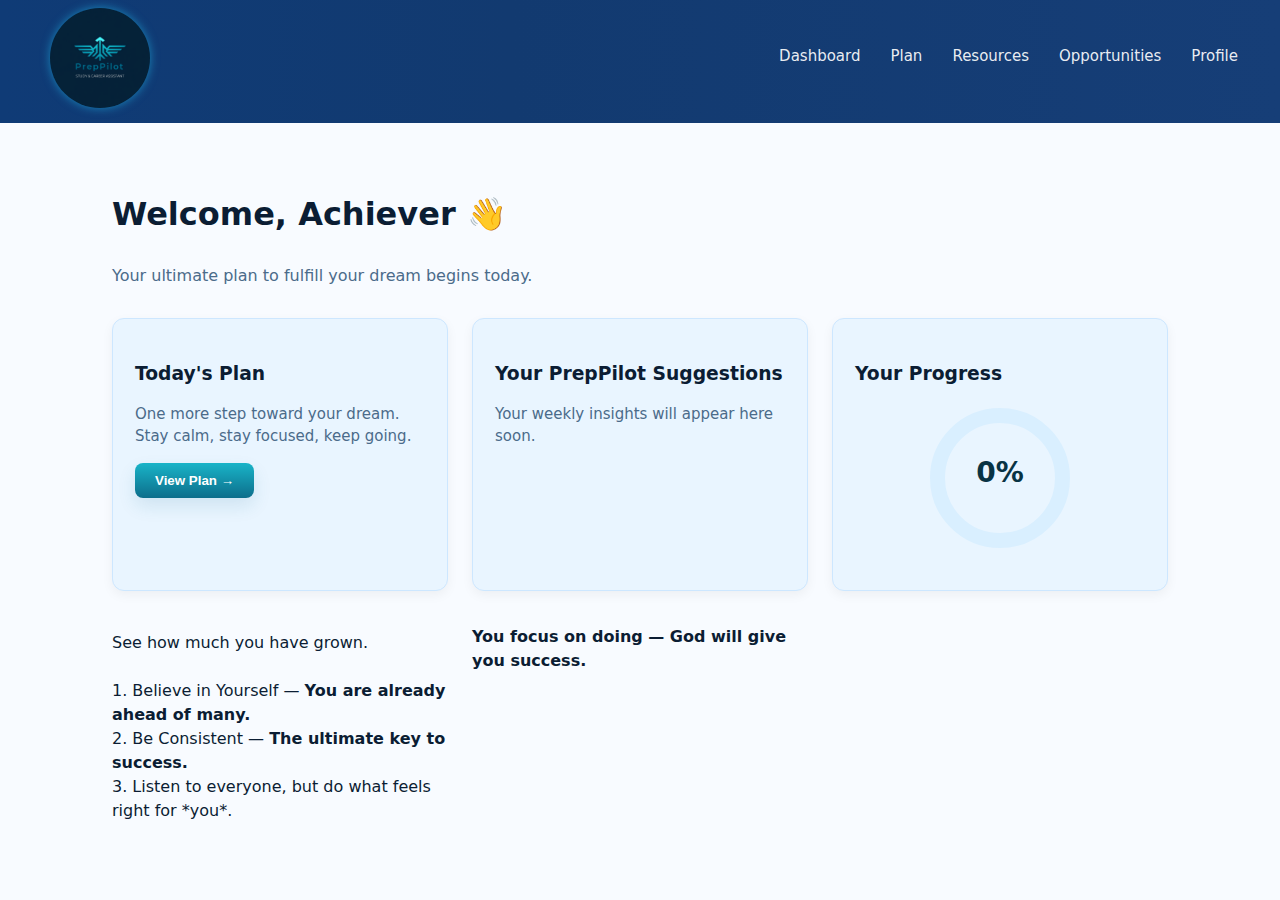
<file: templates/dashboard.html>
<!DOCTYPE html>
<html lang="en">
<head>
    <meta charset="UTF-8">
    <title>Dashboard - PrepPilot</title>
    <link rel="stylesheet" href="/static/style.css">
</head>

<body>

<!-- NAVBAR -->
<header class="site-header">
    <div class="header-inner">
        <nav class="navbar">
        <div class="navbar-left">
          <a class="logo" href="index.html">
            <img src="/static/logo.png" alt="PrepPilot Logo " class="logo-img"/>
          </a>
        </div >
        <div class="navbar-right">
          <ul class="nav-links">
            <li><a href="dashboard">Dashboard</a></li>
            <li><a href="studyplanner">Plan</a></li>
            <li><a href="resources">Resources</a></li>
            <li><a href="opportunities">Opportunities</a></li>
            <li><a href="profile" >Profile</a></li>
          </ul>
        </div>
        </nav>

        <button id="mobileToggle" class="mobile-toggle">☰</button>
    </div>
</header>

<!-- DASHBOARD CONTENT -->
<section class="container" style="padding-top:40px;">

    <h2 style="font-size:32px; font-weight:700; color:#0b1d33;">Welcome, Achiever 👋</h2>
    <p style="color:#4b6b8a;">Your ultimate plan to fulfill your dream begins today.</p>

    <div class="dashboard-grid">

        <!-- CARD 1 -->
        <div class="dash-card">
            <h3>Today's Plan</h3>
            <p>One more step toward your dream. Stay calm, stay focused, keep going.</p>
            <button class="btn primary" onclick="window.location.href='studyplanner.html'">
                View Plan →
            </button>
        </div>

        <!-- CARD 2 -->
        <div class="dash-card">
            <h3>Your PrepPilot Suggestions</h3>
            <p>Your weekly insights will appear here soon.</p>
        </div>

        <!-- CARD 3 -->
        <div class="dash-card">
            <h3>Your Progress</h3>
            <div class="progress-circle"  style="--percent: USER_PROGRESS;">
            <!-- <svg>
                <defs>
                    <linearGradient id="grad" x1="0%" y1="0%" x2="100%" y2="0%">
                    <stop offset="0%" stop-color="#29d9ff"/>
                    <stop offset="100%" stop-color="#0aa7d8"/>
                    </linearGradient>
                </defs>

                <circle class="bg" cx="60" cy="60" r="50"></circle>
                <circle class="progress" cx="60" cy="60" r="50"></circle>
            </svg> -->
                <svg viewBox="0 0 120 120">
                    <circle class="bg" cx="60" cy="60" r="50"></circle>
                    <circle class="progress" cx="60" cy="60" r="50"></circle>
                </svg>

                <div id="profileProgressText" class="progress-text">0%</div>
            </div>
        </div>
            <p>
                See how much you have grown.  
                <br><br>1. Believe in Yourself — <b>You are already ahead of many.</b>  
                <br>2. Be Consistent — <b>The ultimate key to success.</b>  
                <br>3. Listen to everyone, but do what feels right for *you*.
            </p>
            <h4 style="margin-top:10px; font-weight:600;">You focus on doing — God will give you success.</h4>
        </div>

    </div>

</section>

<script src="/static/script.js"></script>

</body>
</html>
</file>
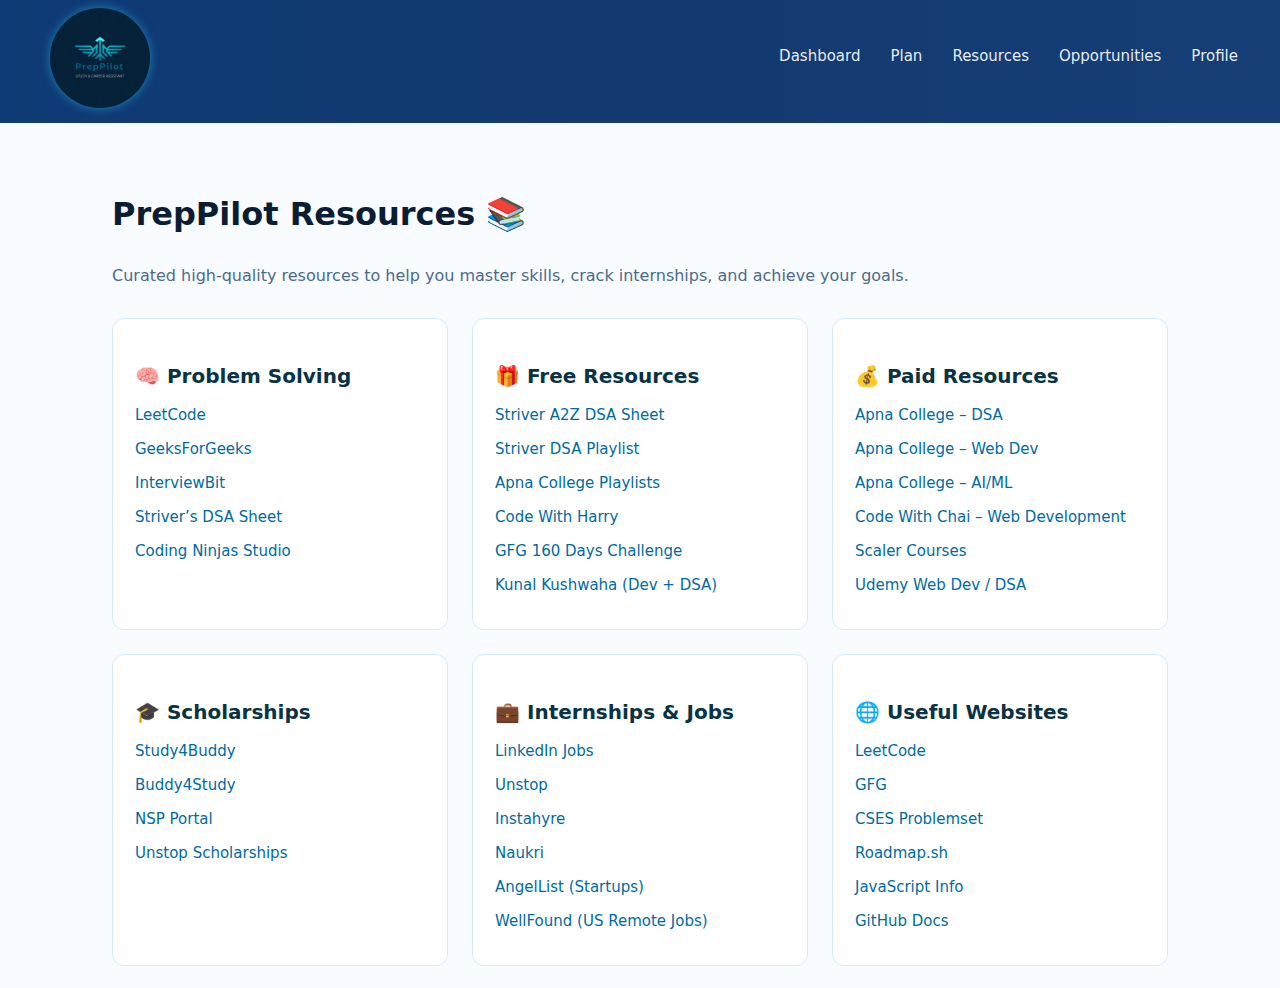
<file: templates/opportunities.html>
<!DOCTYPE html>
<html lang="en">
<head>
    <meta charset="UTF-8">
    <title>Resources - PrepPilot</title>
    <link rel="stylesheet" href="/static/style.css">
</head>

<body>

<!-- NAVBAR -->
<header class="site-header">
    <div class="header-inner">
        <nav class="navbar">
            <div class="navbar-left">
                <a class="logo" href="index.html">
                    <img src="/static/logo.png" class="logo-img">
                </a>
            </div>

            <div class="navbar-right">
                <ul class="nav-links">
                    <li><a href="/dashboard">Dashboard</a></li>
                    <li><a href="/studyplanner">Plan</a></li>
                    <li><a class="active" href="/resources">Resources</a></li>
                    <li><a href="/opportunities">Opportunities</a></li>
                    <li><a href="/profile">Profile</a></li>
                </ul>
            </div>
        </nav>

        <button id="mobileToggle" class="mobile-toggle">☰</button>
    </div>
</header>

<!-- MAIN CONTENT -->
<section class="container resources-section">

    <h2 class="page-title">PrepPilot Resources 📚</h2>
    <p class="subtitle">Curated high-quality resources to help you master skills, crack internships, and achieve your goals.</p>

    <div class="resource-grid">

        <!-- Problem Solving -->
        <div class="resource-card">
            <h3>🧠 Problem Solving</h3>
            <ul>
                <li><a href="https://leetcode.com/" target="_blank">LeetCode</a></li>
                <li><a href="https://www.geeksforgeeks.org/" target="_blank">GeeksForGeeks</a></li>
                <li><a href="https://interviewbit.com/" target="_blank">InterviewBit</a></li>
                <li><a href="https://takeuforward.org/" target="_blank">Striver’s DSA Sheet</a></li>
                <li><a href="https://www.codingninjas.com/studio" target="_blank">Coding Ninjas Studio</a></li>
            </ul>
        </div>

        <!-- Free Resources -->
        <div class="resource-card">
            <h3>🎁 Free Resources</h3>
            <ul>
                <li><a href="https://takeuforward.org/strivers-a2z-dsa-sheet/" target="_blank">Striver A2Z DSA Sheet</a></li>
                <li><a href="https://www.youtube.com/@striver_79" target="_blank">Striver DSA Playlist</a></li>
                <li><a href="https://www.youtube.com/@ApnaCollegeOfficial" target="_blank">Apna College Playlists</a></li>
                <li><a href="https://www.youtube.com/@CodeWithHarry" target="_blank">Code With Harry</a></li>
                <li><a href="https://www.geeksforgeeks.org/160-days-dsa-challenge/" target="_blank">GFG 160 Days Challenge</a></li>
                <li><a href="https://www.youtube.com/@KunalKushwaha" target="_blank">Kunal Kushwaha (Dev + DSA)</a></li>
            </ul>
        </div>

        <!-- Paid Resources -->
        <div class="resource-card">
            <h3>💰 Paid Resources</h3>
            <ul>
                <li><a href="https://www.apnacollege.in/" target="_blank">Apna College – DSA</a></li>
                <li><a href="https://www.apnacollege.in/" target="_blank">Apna College – Web Dev</a></li>
                <li><a href="https://www.apnacollege.in/" target="_blank">Apna College – AI/ML</a></li>
                <li><a href="https://www.codewithchai.com/" target="_blank">Code With Chai – Web Development</a></li>
                <li><a href="https://www.scaler.com/" target="_blank">Scaler Courses</a></li>
                <li><a href="https://www.udemy.com/" target="_blank">Udemy Web Dev / DSA</a></li>
            </ul>
        </div>

        <!-- Scholarships -->
        <div class="resource-card">
            <h3>🎓 Scholarships</h3>
            <ul>
                <li><a href="https://www.studyforbuddy.com/" target="_blank">Study4Buddy</a></li>
                <li><a href="https://www.buddy4study.com/" target="_blank">Buddy4Study</a></li>
                <li><a href="https://www.scholarships.gov.in/" target="_blank">NSP Portal</a></li>
                <li><a href="https://www.dare2compete.com/" target="_blank">Unstop Scholarships</a></li>
            </ul>
        </div>

        <!-- Internships & Jobs -->
        <div class="resource-card">
            <h3>💼 Internships & Jobs</h3>
            <ul>
                <li><a href="https://www.linkedin.com/jobs/" target="_blank">LinkedIn Jobs</a></li>
                <li><a href="https://unstop.com/" target="_blank">Unstop</a></li>
                <li><a href="https://www.instahyre.com/" target="_blank">Instahyre</a></li>
                <li><a href="https://naukri.com/" target="_blank">Naukri</a></li>
                <li><a href="https://angel.co/" target="_blank">AngelList (Startups)</a></li>
                <li><a href="https://wellfound.com/" target="_blank">WellFound (US Remote Jobs)</a></li>
            </ul>
        </div>

        <!-- Websites -->
        <div class="resource-card">
            <h3>🌐 Useful Websites</h3>
            <ul>
                <li><a href="https://leetcode.com/" target="_blank">LeetCode</a></li>
                <li><a href="https://geeksforgeeks.org/" target="_blank">GFG</a></li>
                <li><a href="https://cses.fi/problemset/" target="_blank">CSES Problemset</a></li>
                <li><a href="https://roadmap.sh/" target="_blank">Roadmap.sh</a></li>
                <li><a href="https://javascript.info/" target="_blank">JavaScript Info</a></li>
                <li><a href="https://docs.github.com/en" target="_blank">GitHub Docs</a></li>
            </ul>
        </div>

    </div>

</section>

<script src="/static/script.js"></script>
</body>
</html>
</file>
<file: static/style.css>
:root {
  --bg: #f8fbff ;
  --card: #ffffff ;
  --text: #0b1d33 ;
  --muted: #4b6b8a ;
  --accent: #0aa7d8 ;
  --accent-2: #1ecfff ;
  --radius-md: 12px;
  --shadow-sm: 0 6px 18px rgba(7,22,34,0.06);
  --shadow-lg: 0 14px 40px rgba(7,22,34,0.10);
  --maxwidth: 1100px;
  --transition: 220ms cubic-bezier(.2,.9,.3,1);
}


.theme-dark {
  --bg: #071424;
  --card: #0b2330;
  --text: #eaf6ff;
  --muted: #9fb9c9;
  --accent: #2ad4ff;
  --accent-2: #00a7c7;
  --shadow-sm: 0 6px 18px rgba(0,0,0,0.55);
  --shadow-lg: 0 20px 48px rgba(0,0,0,0.65);
}

/* ----------------------------------
   Global Reset & Body
---------------------------------- */
* { box-sizing: border-box; }
body {
  margin: 0;
  background: var(--bg);
  font-family: Inter, system-ui, sans-serif;
  color: var(--text);
  line-height: 1.5;
}

/* Containers */
.container {
  max-width: var(--maxwidth);
  margin: 0 auto;
  padding: 22px;
}
.header-inner {
  width: 100%;
  padding: 0 ;    /* optional side spacing */
}
.navbar {
  width: 100%;
  margin: 0;
  border-radius: 0;     /* optional: remove rounded edges */
}


/* Logo Size — clean & balanced */
.logo-img {
  height: 100px;
  width: 100px;
  border-radius: 50%;
  object-fit: cover;
  filter: drop-shadow(0 0 5px rgba(33,208,255,0.5));
}

/* Navbar Layout */
.navbar {
  width: 100%;
  display: flex;
  justify-content: space-between;
  align-items: center;

  padding: 8px 40px;   /* Perfect spacing */
  background: linear-gradient(90deg, #0f3b76 0%, #123a70 40%, #163e77 100%);
  border-radius: 0;
  color: white;
}

/* Left logo padding */
.navbar-left {
  padding-left: 10px;
}

/* Right section (links + signin) */
.navbar-right {
  display: flex;
  align-items: center;
  gap: 25px;
}
.navbar-right .signin-btn {
  margin-top: -12px !important; /* adjusts vertically */
}

/* Nav links */
.nav-links {
  display: flex;
  align-items: center;
  gap: 26px;
  list-style: none;
  margin: 0;
  padding: 0;
}

.nav-links li {
  display: flex;
  align-items: center;
}

.nav-links a {
  color: rgba(255,255,255,0.92);
  text-decoration: none;
  font-weight: 500;
  font-size: 15px;
  padding: 4px 2px;
  padding-bottom: 15px;
  transition: 0.2s ease;
}

.nav-links a:hover {
  opacity: 0.85;
  transform: translateY(-2px);
}

/* AI Assistant Button */
.btn.small {
  padding: 6px 14px;
  height: 32px;

  background: rgba(255,255,255,0.18);
  color: #fff;
  border-radius: 20px;

  font-size: 14px;
  font-weight: 600;

  display: flex;
  justify-content: center;
  align-items: center;

  backdrop-filter: blur(4px);
  transition: 0.2s ease;
}

.btn.small:hover {
  background: rgba(255,255,255,0.32);
}


/* ===== Sign in button compact ===== */
.signin-btn {
  display: inline-flex;
  align-items: center;
  gap: 6px;
  background: #ffffff;
  color: #0f3b76;
  padding: 7px 12px;
  font-weight: 700;
  border-radius: 8px;
  text-decoration: none;
  position: relative;
  top: -5;
  bottom: -5;
  border: 0;
  box-shadow: 0 6px 14px rgba(15,59,118,0.12);
  font-size: 14px;
}

/* hover effect swap */
.signin-btn:hover {
  background: transparent;
  color: #fff;
  border: 1px solid rgba(255,255,255,0.12);
  box-shadow: none;
}

/* make sure button won't stretch */
.signin-btn { width: auto; min-width: 86px; }

/* ===== HERO centering + width control ===== */
.hero {
  display: flex;
  flex-direction: column;
  align-items: center;
  text-align: center;
  padding: 80px 20px;
  gap: 18px;
}

/* limit heading width so it wraps nicely and isn't too wide */
.hero h1 {
  font-size: 44px;
  line-height: 1.05;
  max-width: 980px;      /* reduce hero heading max width */
  margin: 0 auto;
  font-weight: 800;
  color: #15344c;
}

/* paragraph width control and muted color */
.hero p {
  max-width: 720px;
  margin: 0 auto;
  color: rgba(21,52,76,0.7);
  font-size: 15px;
}

/* CTA button in hero */
.btn {
  display: inline-flex;   /* shrink to content */
  align-items: center;
  justify-content: center;
  padding: 10px 20px;     /* reduce height */
  border-radius: 8px;
  text-decoration: none;
  font-weight: 700;
  box-shadow: 0 8px 18px rgba(13,110,139,0.12);
  background: linear-gradient(180deg,#19b4c8,#0d6e8b);
  color: #fff;
  border: 0;
  transition: transform .16s ease, box-shadow .16s ease;
}

/* hover */
.btn:hover { transform: translateY(-3px); box-shadow: 0 14px 30px rgba(13,110,139,0.12); }

/* Prevent button from stretching full-width in case parent is flex */
.btn { width: auto; }

/* ===== small screens ===== */
@media (max-width: 880px) {
  .nav-links { gap: 12px; font-size: 14px; }
  .navbar { padding: 12px 18px; }
  .hero h1 { font-size: 32px; max-width: 560px; padding: 0 12px; }
  .hero { padding: 46px 12px; }
  .signin-btn { padding: 6px 10px; font-size: 13px; }
}


.hero h1 {
  font-size: 42px;
  max-width: 900px;
  margin: 0 auto 10px;
  font-weight: 800;
}

/* Mobile */
.mobile-toggle {
  display: none;
  background: none;
  border: 0;
  color: white;
  font-size: 22px;
  cursor: pointer;
}

.lead {
  max-width: 700px;
  margin: 0 auto 14px;
  color: var(--muted);
}

.small {
  margin-bottom: 16px;
  font-size: 14px;
}
.btn-primary{
  display: inline-flex;
  align-items: center;
  gap: 10px;
  background: linear-gradient(90deg, var(--accent), var(--accent-2));
  padding: 10px 22px;
  color: #04202a;
  text-decoration: none;
  border-radius: 12px;
  font-weight: 700;
  transition: var(--transition);
  box-shadow: var(--shadow-lg);
}
.btn-primarytop{
  display: inline-flex;
  align-items: center;
  gap: 10px;
  background: linear-gradient(90deg, var(--accent), var(--accent-2));
  padding: 10px 22px;
  color: #04202a;
  text-decoration: none;
  border-radius: 12px;
  font-weight: 700;
  transition: var(--transition);
  box-shadow: var(--shadow-lg);
}

.btn-primary:hover {
  transform: translateY(-4px);
}


.features h1 {
  text-align: center;
}

.features .sub {
  text-align: center;
  margin-bottom: 18px;
}

.grid-3 {
  display: grid;
  grid-template-columns: repeat(3,1fr);
  gap: 18px;
}

.feature {
  background: var(--card);
  padding: 20px;
  border-radius: var(--radius-md);
  box-shadow: var(--shadow-sm);
  transition: var(--transition);
  border: 1px solid rgba(0,0,0,0.05);
  text-align: center;
}

.feature:hover {
  transform: translateY(-6px);
  box-shadow: var(--shadow-lg);
}

/* ----------------------------------
   HOW IT WORKS
---------------------------------- */
.how {
  padding: 30px 0;
}
.how h1{
    text-align: center;
}
.steps {
  display: flex;
  gap: 14px;
}

.step {
  background: var(--card);
  padding: 20px;
  border-radius: 14px;
  text-align: center;
  box-shadow: var(--shadow-sm);
  border: 1px solid rgba(0,0,0,0.05);
}

.step-number {
  width: 44px;
  height: 44px;
  border-radius: 50%;
  display: inline-flex;
  align-items: center;
  justify-content: center;
  background: linear-gradient(135deg, var(--accent), var(--accent-2));
  color: #04202a;
  font-weight: 800;
  margin-bottom: 12px;
}

/* ----------------------------------
   TESTIMONIALS
---------------------------------- */
.trust {
  padding: 30px 0;
}
.trust h1{
    text-align: center;
}

.card {
  background: var(--card);
  padding: 22px;
  border-radius: 14px;
  box-shadow: var(--shadow-sm);
  text-align: center;
  border: 1px solid rgba(0,0,0,0.05);
  transition: var(--transition);
}

.card:hover {
  transform: translateY(-6px);
  box-shadow: var(--shadow-lg);
}

.quote {
  margin: 0 0 10px;
}

.meta {
  font-size: 13px;
  color: var(--muted);
}

/* ----------------------------------
   CTA SECTION
---------------------------------- */
.cta {
  padding: 40px 0;
  display: flex;
  justify-content: center;
}

.cta-card {
  background: linear-gradient(180deg, #aef7de, #87e7ff);
  padding: 30px;
  border-radius: 16px;
  text-align: center;
  max-width: 720px;
  box-shadow: var(--shadow-lg);
}

/* ----------------------------------
   FOOTER
---------------------------------- */
.site-footer {
  background: linear-gradient(180deg, #f0f7ff, #ffffff);
  border-top: 1px solid rgba(0,0,0,0.05);
  padding: 30px 0;
}

.footer-inner {
  display: flex;
  gap: 40px;
  flex-wrap: wrap;
}

.site-footer .col {
  min-width: 180px;
}

.site-footer a {
  color: var(--muted);
  text-decoration: none;
  margin: 6px 0;
  display: block;
}

.copyright {
  margin-top: 14px;
  text-align: center;
  color: var(--muted);
}

/* ----------------------------------
   Responsive
---------------------------------- */
@media (max-width: 960px) {
  .grid-3 {
    grid-template-columns: repeat(2,1fr);
  }
  .steps {
    flex-direction: column;
  }
}

@media (max-width: 680px) {
  .grid-3 {
    grid-template-columns: 1fr;
  }
  .main-nav {
    display: none;
  }
  .mobile-toggle {
    display: block;
  }
  .hero h1 {
    font-size: 28px;
  }
}
/* DASHBOARD GRID */
.dashboard-grid{
    margin-top:30px;
    display:grid;
    grid-template-columns:repeat(auto-fill, minmax(290px, 1fr));
    gap:24px;
}

/* DASHBOARD CARD */
.dash-card{
    background:#e9f5ff;
    border:1px solid #cde7ff;
    padding:22px;
    border-radius:12px;
    box-shadow:0 4px 12px rgba(0,0,0,0.05);
    transition:0.3s;
}

.dash-card:hover{
    transform:translateY(-5px);
    box-shadow:0 10px 24px rgba(0,167,199,0.25);
    border-color:#00a7c7;
}

.dash-card h3{
    margin-bottom:10px;
    color:#0b1d33;
}

.dash-card p{
    color:#4b6b8a;
    font-size:15px;
}
/* ===== CIRCULAR PROGRESS BAR ===== */
/* ===== CIRCULAR PROGRESS BAR ===== */
.progress-circle {
    width: 130px;
    height: 130px;
    margin: 20px auto ;
    position: relative;
}

.progress-circle svg {
    width: 130px;
    height: 130px;
    transform: rotate(-90deg);
}

.progress-circle circle {
    fill: none;
    stroke-width: 12;
    stroke-linecap: round;
}

.progress-circle .bg {
    stroke: #d9e8f5;
}

.progress-circle .progress {
    stroke: #00a7c7;
    stroke-dasharray: 314;   /* 2πr for r=50 */
    stroke-dashoffset: calc(314 - (314 * var(--percent)) / 100);
    transition: stroke-dashoffset 1s ease;
}


/* Percentage text */
.progress-text {
    position: absolute;
    top: 50%;
    left: 50%;
    transform: translate(-50%, -50%);
    font-size: 28px;
    font-weight: 700;
    color: #0b1d33;
}
.task-input-box{
    margin-top:20px;
    display:flex;
    gap:10px;
}

.task-input-box input{
    flex:1;
    padding:12px;
    border-radius:8px;
    border:1px solid #cde7ff;
    font-size:16px;
}

/* Task list */
.task-list{
    margin-top:30px;
    display:flex;
    flex-direction:column;
    gap:15px;
}

.task-item{
    background:#e9f5ff;
    border:1px solid #cde7ff;
    padding:15px;
    border-radius:10px;
    display:flex;
    justify-content:space-between;
    align-items:center;
    transition:0.3s;
}

.task-item:hover{
    transform:translateY(-4px);
    box-shadow:0 8px 20px rgba(0,167,199,0.25);
}

/* Buttons */
.task-buttons button{
    margin-left:8px;
    border:none;
    padding:7px 12px;
    border-radius:6px;
    cursor:pointer;
}

.complete-btn{ background:#00a7c7; color:#fff; }
.delete-btn{ background:#d9534f; color:#fff; }
.move-btn{ background:#4b6b8a; color:#fff; }

/* Progress circle */
.planner-progress-box {
    margin-top:40px;
    text-align:center;
}

.progress-circle {
    width: 130px;
    height: 130px;
    margin: 20px auto;
    position: relative;
}

.progress-circle svg {
    width: 130px;
    height: 130px;
    transform: rotate(-90deg);
}

.progress-circle .bg {
    fill: none;
    stroke: #d6e6f3;
    stroke-width: 12;
}

.progress-circle .progress {
    fill: none;
    stroke: url(#grad);
    stroke-width: 12;
    stroke-linecap: round;
    stroke-dasharray: 314;
    transition: stroke-dashoffset 0.8s ease;
}

.progress-text {
    position: absolute;
    top: 50%;
    left: 50%;
    transform: translate(-50%, -50%);
    font-size: 26px;
    font-weight: 700;
}


/* PROFILE CARD GRID */
/* FIX PROFILE GRID */
.profile-card {
  margin-top: 20px;
  background: #e9f5ff;
  padding: 30px;
  border-radius: 12px;
  border: 1px solid #cde7ff;

  display: grid;
  grid-template-columns: 300px 1fr 320px;
  gap: 40px;
  align-items: start;
}

/* LEFT SIDE COLUMN FIX */
.profile-left {
  display: flex;
  flex-direction: column;
  align-items: center;
}

/* AVATAR CIRCLE FIX */
.avatar-wrapper {
  width: 180px;
  height: 180px;
  border-radius: 50%;
  border: 6px solid #00b5d9;

  display: flex;
  justify-content: center;
  align-items: center;

  overflow: hidden;
  background: white;

  flex-shrink: 0; /* IMPORTANT FIX */
}

.avatar-default {
  width: 100%;
  height: 100%;
  background: linear-gradient(135deg, #00b5d9, #0077b6);

  display: flex;
  justify-content: center;
  align-items: center;

  color: white;
  font-size: 55px;
  font-weight: 700;

  border-radius: 50%;
}

/* Profile image (hidden initially) */
.profile-img {
  width: 100%;
  height: 100%;
  object-fit: cover;
}

.hidden {
  display: none !important;
}

/* Upload Button */
.upload-label {
  margin-top: 12px;
  padding: 10px 14px;
  background: #00a7c7;
  color: #fff;
  border-radius: 6px;
  text-align: center;
  cursor: pointer;
}
.upload-label input { display:none; }

.avatar-tip {
  text-align: center;
  font-size: 12px;
  color: #444;
  margin-top: 8px;
}


/* MIDDLE SECTION */
.profile-middle input,
.profile-middle select {
    width: 100%;
    padding: 10px;
    margin: 6px 0 16px;
    border-radius: 8px;
    border: 1px solid #b9dffa;
}

/* SKILLS */
.skills-box {
    display: flex;
    flex-wrap: wrap;
    gap: 10px;
}

.skill-tag {
    background: #0077b6;
    color: white;
    padding: 6px 12px;
    border-radius: 20px;
}

.remove-skill {
    margin-left: 8px;
    cursor: pointer;
    color: #ffdada;
}

/* SKILL INPUT ROW */
.skill-row {
    display: flex;
    gap: 10px;
    margin-top: 10px;
    align-items: center;
}

.skill-row button {
    background: #00a7c7 !important;
    color: white !important;
    padding: 10px 20px;
    border-radius: 8px;
    border: none;
    cursor: pointer;
}


/* ROADMAP */
/* Roadmap container (class matches HTML: roadmap-box) */
.roadmap-box {
  background: white;
  padding: 15px;
  border-radius: 10px;
  border: 1px solid #cde7ff;
  min-height: 80px;
}

/* Button container (keeps spacing only) */
.roadmap-buttons {
  margin-top: 15px;
  display: flex;
  gap: 12px;
}

/* Style the buttons inside the container (not the container itself) */
.roadmap-buttons .btn {
  padding-top: 30px;
  padding: 10px 18px;
  border-radius: 8px;
  border: none;
  cursor: pointer;
  font-weight: 600;
}

/* Primary and small variants (match your existing button styles) */
.roadmap-buttons .btn.primary {
  background: linear-gradient(135deg, #1ecfff, #0aa7d8);
  color: #fff;
  box-shadow: 0 8px 28px rgba(10,167,216,0.12);
}

.roadmap-buttons .btn.small {
  background:#00a7c7  ;
  color: #fff;
  border: 1px solid rgba(11,43,59,0.06);
}

/* BUTTONS */
.profile-actions {
    margin-top: 20px;
    display: flex;
    gap: 15px;
}

/* RIGHT PROGRESS */
.profile-right {
    display: flex;
    flex-direction: column;
    align-items: center;
    text-align: center;
}

/* PROGRESS CIRCLE */
.progress-circle {
    position: relative;           /* REQUIRED for text positioning */
    width: 150px;
    height: 150px;
    margin: 15px auto;
}

.progress-circle svg {
    width: 150px;
    height: 150px;
    transform: rotate(-90deg);    /* Top starts at 12 o'clock */
}

.progress-circle circle {
    fill: none;
    stroke-width: 10;
    stroke-linecap: round;
}

/* Background ring */
.progress-circle .bg {
    stroke: #d9efff;
}

/* Progress ring */
.progress-circle .progress {
    stroke: #00a7c7;
    stroke-dasharray: 314;        /* 2πr ≈ 2*3.14*50 */
    stroke-dashoffset: 314;       /* start empty */
    transition: stroke-dashoffset 0.8s ease;
}

/* Text inside circle */
.progress-text {
    position: absolute;
    top: 70px;
    width: 100%;
    text-align: center;
    font-size: 28px;
    font-weight: 700;
    color: #083344;
}


.progress-info {
    margin-top: 12px;
    text-align: center;
    font-size: 14px;
}

/* MODAL */
.modal {
    position: fixed;
    top: 0;
    left: 0;
    right: 0;
    bottom: 0;
    background: rgba(0,0,0,0.45);
    display: flex;
    justify-content: center;
    align-items: center;
}
.modal.hidden { display: none; }

.modal-content {
    background: white;
    padding: 25px;
    width: 350px;
    border-radius: 12px;
}

.modal-buttons {
    margin-top: 15px;
    display: flex;
    justify-content: space-between;
}

.profile-middle input,
.profile-middle select {
    max-width: 420px;
}
/* Resource Page */
.resources-section {
    padding-top: 40px;
}

.page-title {
    font-size: 32px;
    font-weight: 700;
    color: #0b1d33;
}

.subtitle {
    margin-top: 5px;
    color: #4b6b8a;
    margin-bottom: 30px;
}

/* GRID */
.resource-grid {
    display: grid;
    grid-template-columns: repeat(auto-fit, minmax(280px, 1fr));
    gap: 24px;
}

/* CARD */
.resource-card {
    background: #ffffff;
    padding: 22px;
    border-radius: 12px;
    border: 1px solid #d6eaff;
    transition: 0.25s;
}

.resource-card:hover {
    box-shadow: 0 8px 28px rgba(0, 132, 255, 0.12);
    transform: translateY(-4px);
}

.resource-card h3 {
    margin-bottom: 12px;
    color: #083344;
    font-size: 20px;
    font-weight: 600;
}

.resource-card ul {
    list-style: none;
    padding: 0;
    margin: 0;
}

.resource-card li {
    margin: 10px 0;
}

.resource-card a {
    text-decoration: none;
    font-size: 15px;
    color: #006b9f;
    transition: 0.3s;
}

.resource-card a:hover {
    color: #00b4d8;
    font-weight: 600;
    text-decoration: underline;
}
</file>
